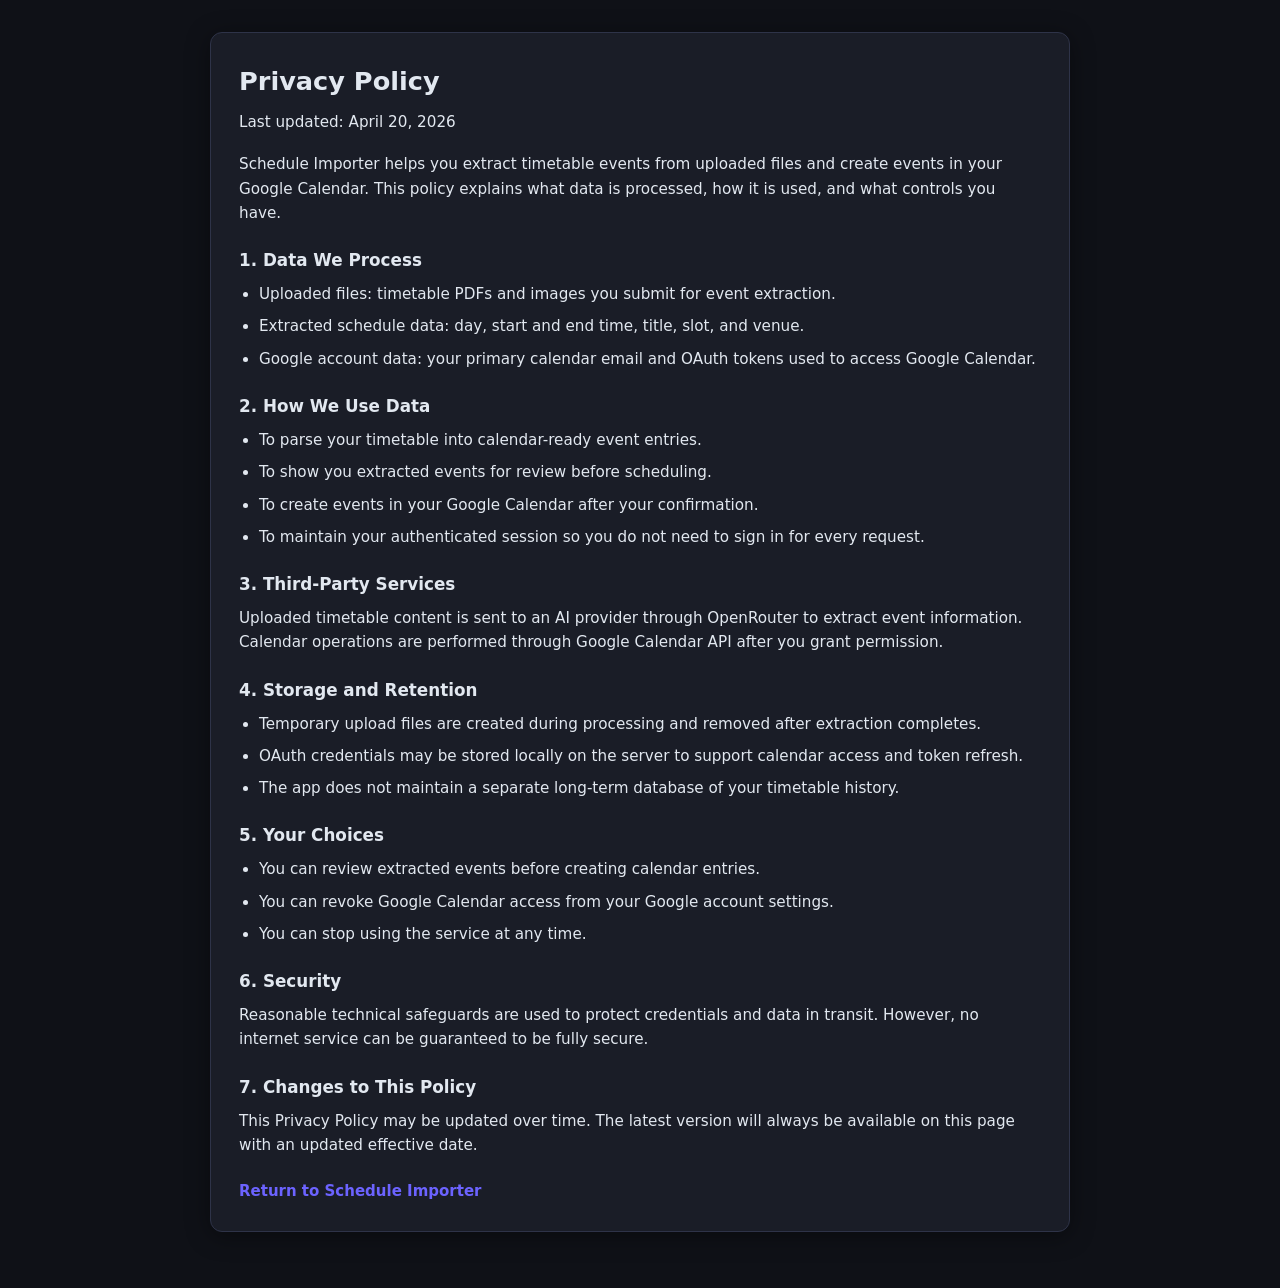
<file: static/privacy.html>
<!doctype html>
<html lang="en">
  <head>
    <meta charset="UTF-8" />
    <meta name="viewport" content="width=device-width, initial-scale=1.0" />
    <title>Privacy Policy | Schedule Importer</title>
    <link rel="stylesheet" href="/static/style.css" />
    <style>
      .legal-wrap {
        max-width: 900px;
        margin: 0 auto;
        padding: 32px 20px 56px;
      }

      .legal-card {
        background: var(--surface);
        border: 1px solid var(--border);
        border-radius: var(--radius);
        box-shadow: var(--shadow);
        padding: 28px;
      }

      .legal-card h1 {
        font-size: 1.6rem;
        margin-bottom: 8px;
      }

      .legal-meta {
        color: var(--text-muted);
        margin-bottom: 18px;
        font-size: 0.92rem;
      }

      .legal-card h2 {
        margin-top: 22px;
        margin-bottom: 8px;
        font-size: 1.05rem;
      }

      .legal-card p,
      .legal-card li {
        color: var(--text);
        font-size: 0.95rem;
      }

      .legal-card ul {
        padding-left: 20px;
      }

      .legal-card li + li,
      .legal-card p + p {
        margin-top: 8px;
      }

      .back-link {
        display: inline-flex;
        margin-top: 22px;
        text-decoration: none;
        font-weight: 600;
        color: var(--primary);
      }

      .back-link:hover {
        color: var(--primary-h);
      }

      @media (max-width: 520px) {
        .legal-card {
          padding: 20px 16px;
        }
      }
    </style>
  </head>
  <body>
    <main class="legal-wrap">
      <section class="legal-card">
        <h1>Privacy Policy</h1>
        <p class="legal-meta">Last updated: April 20, 2026</p>

        <p>
          Schedule Importer helps you extract timetable events from uploaded
          files and create events in your Google Calendar. This policy explains
          what data is processed, how it is used, and what controls you have.
        </p>

        <h2>1. Data We Process</h2>
        <ul>
          <li>
            Uploaded files: timetable PDFs and images you submit for event
            extraction.
          </li>
          <li>
            Extracted schedule data: day, start and end time, title, slot, and
            venue.
          </li>
          <li>
            Google account data: your primary calendar email and OAuth tokens
            used to access Google Calendar.
          </li>
        </ul>

        <h2>2. How We Use Data</h2>
        <ul>
          <li>To parse your timetable into calendar-ready event entries.</li>
          <li>To show you extracted events for review before scheduling.</li>
          <li>
            To create events in your Google Calendar after your confirmation.
          </li>
          <li>
            To maintain your authenticated session so you do not need to sign in
            for every request.
          </li>
        </ul>

        <h2>3. Third-Party Services</h2>
        <p>
          Uploaded timetable content is sent to an AI provider through
          OpenRouter to extract event information. Calendar operations are
          performed through Google Calendar API after you grant permission.
        </p>

        <h2>4. Storage and Retention</h2>
        <ul>
          <li>
            Temporary upload files are created during processing and removed
            after extraction completes.
          </li>
          <li>
            OAuth credentials may be stored locally on the server to support
            calendar access and token refresh.
          </li>
          <li>
            The app does not maintain a separate long-term database of your
            timetable history.
          </li>
        </ul>

        <h2>5. Your Choices</h2>
        <ul>
          <li>
            You can review extracted events before creating calendar entries.
          </li>
          <li>
            You can revoke Google Calendar access from your Google account
            settings.
          </li>
          <li>You can stop using the service at any time.</li>
        </ul>

        <h2>6. Security</h2>
        <p>
          Reasonable technical safeguards are used to protect credentials and
          data in transit. However, no internet service can be guaranteed to be
          fully secure.
        </p>

        <h2>7. Changes to This Policy</h2>
        <p>
          This Privacy Policy may be updated over time. The latest version will
          always be available on this page with an updated effective date.
        </p>

        <a class="back-link" href="/">Return to Schedule Importer</a>
      </section>
    </main>
  </body>
</html>
</file>
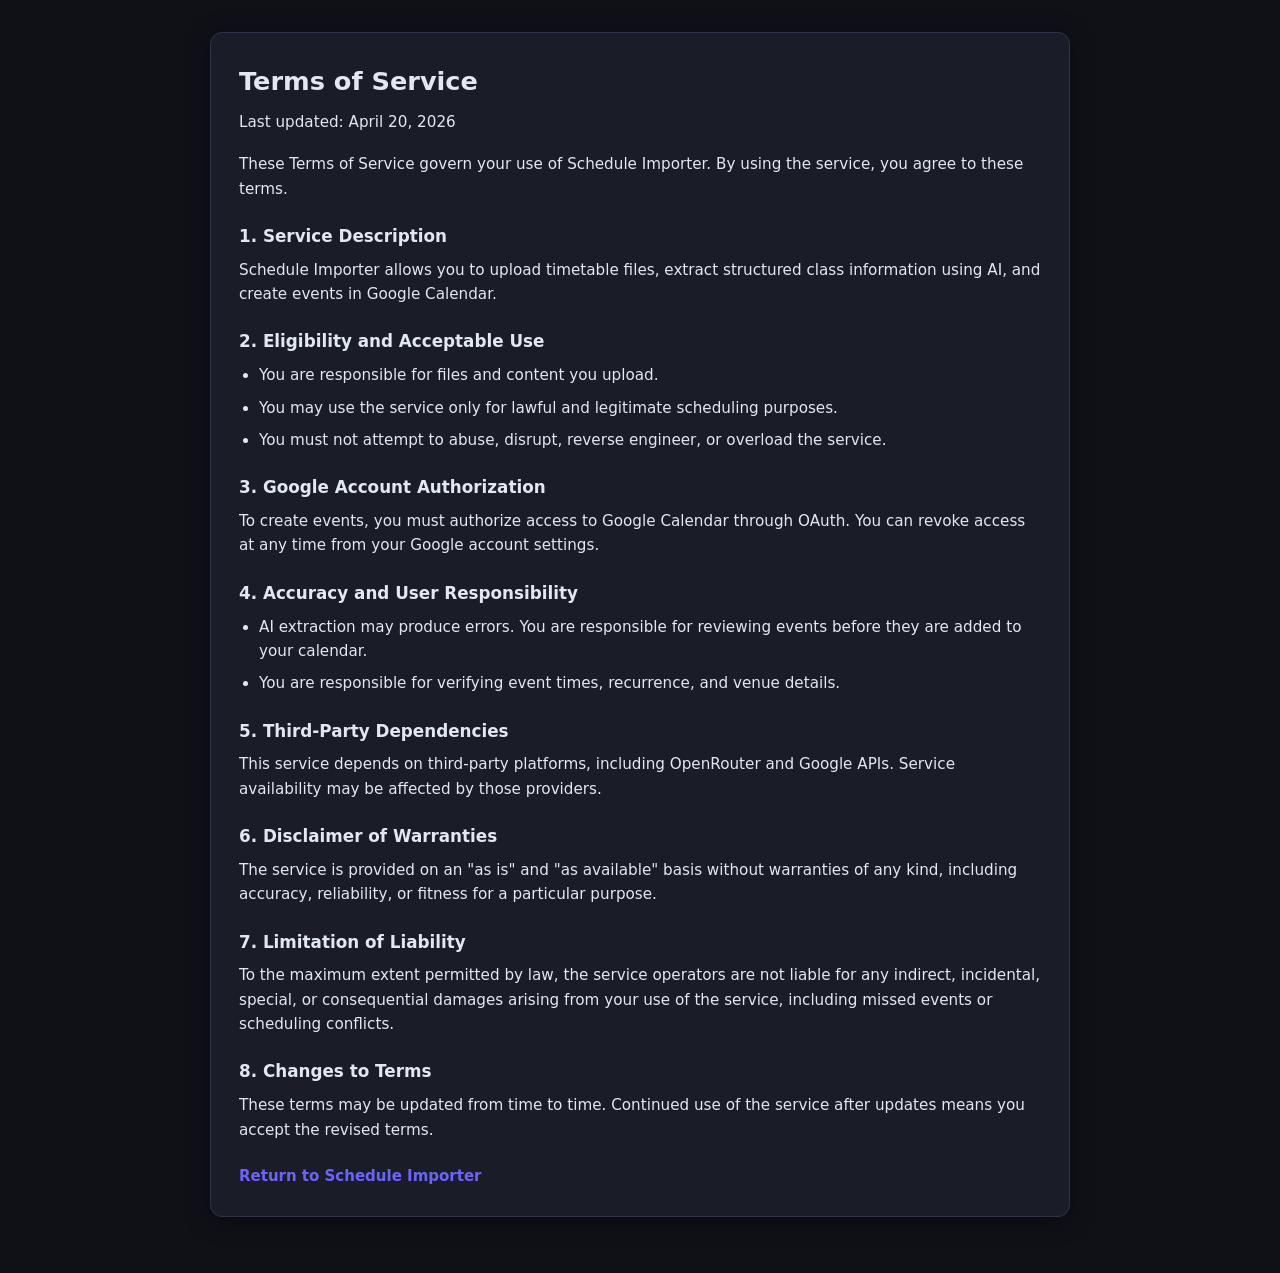
<file: static/terms.html>
<!doctype html>
<html lang="en">
  <head>
    <meta charset="UTF-8" />
    <meta name="viewport" content="width=device-width, initial-scale=1.0" />
    <title>Terms of Service | Schedule Importer</title>
    <link rel="stylesheet" href="/static/style.css" />
    <style>
      .legal-wrap {
        max-width: 900px;
        margin: 0 auto;
        padding: 32px 20px 56px;
      }

      .legal-card {
        background: var(--surface);
        border: 1px solid var(--border);
        border-radius: var(--radius);
        box-shadow: var(--shadow);
        padding: 28px;
      }

      .legal-card h1 {
        font-size: 1.6rem;
        margin-bottom: 8px;
      }

      .legal-meta {
        color: var(--text-muted);
        margin-bottom: 18px;
        font-size: 0.92rem;
      }

      .legal-card h2 {
        margin-top: 22px;
        margin-bottom: 8px;
        font-size: 1.05rem;
      }

      .legal-card p,
      .legal-card li {
        color: var(--text);
        font-size: 0.95rem;
      }

      .legal-card ul {
        padding-left: 20px;
      }

      .legal-card li + li,
      .legal-card p + p {
        margin-top: 8px;
      }

      .back-link {
        display: inline-flex;
        margin-top: 22px;
        text-decoration: none;
        font-weight: 600;
        color: var(--primary);
      }

      .back-link:hover {
        color: var(--primary-h);
      }

      @media (max-width: 520px) {
        .legal-card {
          padding: 20px 16px;
        }
      }
    </style>
  </head>
  <body>
    <main class="legal-wrap">
      <section class="legal-card">
        <h1>Terms of Service</h1>
        <p class="legal-meta">Last updated: April 20, 2026</p>

        <p>
          These Terms of Service govern your use of Schedule Importer. By using
          the service, you agree to these terms.
        </p>

        <h2>1. Service Description</h2>
        <p>
          Schedule Importer allows you to upload timetable files, extract
          structured class information using AI, and create events in Google
          Calendar.
        </p>

        <h2>2. Eligibility and Acceptable Use</h2>
        <ul>
          <li>You are responsible for files and content you upload.</li>
          <li>
            You may use the service only for lawful and legitimate scheduling
            purposes.
          </li>
          <li>
            You must not attempt to abuse, disrupt, reverse engineer, or
            overload the service.
          </li>
        </ul>

        <h2>3. Google Account Authorization</h2>
        <p>
          To create events, you must authorize access to Google Calendar through
          OAuth. You can revoke access at any time from your Google account
          settings.
        </p>

        <h2>4. Accuracy and User Responsibility</h2>
        <ul>
          <li>
            AI extraction may produce errors. You are responsible for reviewing
            events before they are added to your calendar.
          </li>
          <li>
            You are responsible for verifying event times, recurrence, and venue
            details.
          </li>
        </ul>

        <h2>5. Third-Party Dependencies</h2>
        <p>
          This service depends on third-party platforms, including OpenRouter
          and Google APIs. Service availability may be affected by those
          providers.
        </p>

        <h2>6. Disclaimer of Warranties</h2>
        <p>
          The service is provided on an "as is" and "as available" basis without
          warranties of any kind, including accuracy, reliability, or fitness
          for a particular purpose.
        </p>

        <h2>7. Limitation of Liability</h2>
        <p>
          To the maximum extent permitted by law, the service operators are not
          liable for any indirect, incidental, special, or consequential damages
          arising from your use of the service, including missed events or
          scheduling conflicts.
        </p>

        <h2>8. Changes to Terms</h2>
        <p>
          These terms may be updated from time to time. Continued use of the
          service after updates means you accept the revised terms.
        </p>

        <a class="back-link" href="/">Return to Schedule Importer</a>
      </section>
    </main>
  </body>
</html>
</file>
<file: static/style.css>
/* ── Reset & tokens ──────────────────────────────────────── */
*,
*::before,
*::after {
  box-sizing: border-box;
  margin: 0;
  padding: 0;
}

:root {
  --bg: #0f1117;
  --surface: #1a1d27;
  --surface-2: #22263a;
  --border: #2e3348;
  --text: #e2e8f0;
  --text-muted: #8892a4;
  --primary: #6c63ff;
  --primary-h: #7c74ff;
  --success: #22c55e;
  --success-h: #16a34a;
  --danger: #ef4444;
  --radius: 12px;
  --radius-sm: 8px;
  --shadow: 0 4px 24px rgba(0, 0, 0, 0.4);
  --transition: 0.18s ease;
}

body {
  background: var(--bg);
  color: var(--text);
  font-family: "Inter", "Segoe UI", system-ui, sans-serif;
  font-size: 15px;
  line-height: 1.6;
  min-height: 100vh;
}

/* ── Layout ──────────────────────────────────────────────── */
.app {
  max-width: 900px;
  margin: 0 auto;
  padding: 0 20px 60px;
}

/* ── Header ──────────────────────────────────────────────── */
header {
  display: flex;
  align-items: center;
  justify-content: space-between;
  flex-wrap: wrap;
  gap: 12px;
  padding: 24px 0 28px;
  border-bottom: 1px solid var(--border);
  margin-bottom: 36px;
}

.logo {
  display: flex;
  align-items: center;
  gap: 10px;
  font-size: 1.2rem;
  font-weight: 700;
  color: var(--text);
}
.logo svg {
  width: 26px;
  height: 26px;
  color: var(--primary);
}

.auth-bar {
  display: flex;
  align-items: center;
  gap: 10px;
}

/* ── Badges ──────────────────────────────────────────────── */
.badge {
  display: inline-block;
  padding: 3px 10px;
  border-radius: 999px;
  font-size: 0.78rem;
  font-weight: 600;
  letter-spacing: 0.02em;
}
.badge--off {
  background: rgba(239, 68, 68, 0.15);
  color: var(--danger);
}
.badge--on {
  background: rgba(34, 197, 94, 0.15);
  color: var(--success);
}
.badge--count {
  background: var(--primary);
  color: #fff;
  font-size: 0.8rem;
  margin-left: 8px;
}

/* ── Cards ───────────────────────────────────────────────── */
.card {
  background: var(--surface);
  border: 1px solid var(--border);
  border-radius: var(--radius);
  padding: 28px 28px 24px;
  box-shadow: var(--shadow);
  margin-bottom: 28px;
}
.card h2 {
  font-size: 1.05rem;
  font-weight: 700;
  margin-bottom: 4px;
}
.subtitle {
  color: var(--text-muted);
  font-size: 0.85rem;
  margin-bottom: 22px;
}

/* ── Dropzone ────────────────────────────────────────────── */
.dropzone {
  display: flex;
  flex-direction: column;
  align-items: center;
  justify-content: center;
  gap: 10px;
  border: 2px dashed var(--border);
  border-radius: var(--radius-sm);
  padding: 48px 24px;
  cursor: pointer;
  text-align: center;
  transition:
    border-color var(--transition),
    background var(--transition);
}
.dropzone:hover,
.dropzone.drag-over {
  border-color: var(--primary);
  background: rgba(108, 99, 255, 0.06);
}
.dropzone svg {
  width: 40px;
  height: 40px;
  color: var(--text-muted);
}
.dropzone span {
  color: var(--text-muted);
  font-size: 0.9rem;
}
.dropzone.has-file {
  border-color: var(--primary);
  background: rgba(108, 99, 255, 0.08);
}
.dropzone.has-file span {
  color: var(--text);
}

/* ── Buttons ─────────────────────────────────────────────── */
.actions {
  display: flex;
  gap: 12px;
  margin-top: 22px;
  flex-wrap: wrap;
}

.btn {
  display: inline-flex;
  align-items: center;
  gap: 7px;
  padding: 9px 20px;
  border: none;
  border-radius: var(--radius-sm);
  font-size: 0.88rem;
  font-weight: 600;
  cursor: pointer;
  transition:
    background var(--transition),
    opacity var(--transition),
    transform var(--transition);
}
.btn:active {
  transform: scale(0.97);
}
.btn:disabled {
  opacity: 0.4;
  cursor: not-allowed;
}

.btn--primary {
  background: var(--primary);
  color: #fff;
}
.btn--primary:hover:not(:disabled) {
  background: var(--primary-h);
}

.btn--success {
  background: var(--success);
  color: #fff;
}
.btn--success:hover:not(:disabled) {
  background: var(--success-h);
}

.btn--outline {
  background: transparent;
  border: 1px solid var(--border);
  color: var(--text);
}
.btn--outline:hover {
  border-color: var(--primary);
  color: var(--primary);
}

.btn--connected {
  background: rgba(34, 197, 94, 0.12);
  border: 1px solid var(--success);
  color: var(--success);
  font-size: 0.82rem;
  max-width: 260px;
  overflow: hidden;
  text-overflow: ellipsis;
  white-space: nowrap;
  cursor: default;
}
.btn--connected:hover {
  background: rgba(34, 197, 94, 0.22);
}

.btn--ghost {
  background: transparent;
  color: var(--text-muted);
  border: none;
}
.btn--ghost:hover {
  color: var(--text);
}

.btn--sm {
  padding: 5px 12px;
  font-size: 0.8rem;
}

/* ── Spinner ─────────────────────────────────────────────── */
.spinner {
  display: flex;
  flex-direction: column;
  align-items: center;
  gap: 14px;
  padding: 40px;
  color: var(--text-muted);
  font-size: 0.9rem;
}
.spinner__ring {
  width: 40px;
  height: 40px;
  border: 3px solid var(--border);
  border-top-color: var(--primary);
  border-radius: 50%;
  animation: spin 0.8s linear infinite;
}
@keyframes spin {
  to {
    transform: rotate(360deg);
  }
}

/* ── Toast ───────────────────────────────────────────────── */
.toast {
  position: fixed;
  bottom: 28px;
  left: 50%;
  transform: translateX(-50%) translateY(0);
  padding: 12px 24px;
  border-radius: var(--radius-sm);
  font-size: 0.88rem;
  font-weight: 600;
  color: #fff;
  box-shadow: 0 8px 32px rgba(0, 0, 0, 0.4);
  z-index: 999;
  transition: opacity 0.3s ease;
  max-width: 90vw;
  text-align: center;
}
.toast--success {
  background: #166534;
  border: 1px solid var(--success);
}
.toast--error {
  background: #7f1d1d;
  border: 1px solid var(--danger);
}

/* ── Results table ───────────────────────────────────────── */
.results-header {
  display: flex;
  align-items: center;
  justify-content: space-between;
  margin-bottom: 18px;
}
.table-wrap {
  overflow-x: auto;
}

table {
  width: 100%;
  border-collapse: collapse;
  font-size: 0.88rem;
}
thead th {
  text-align: left;
  padding: 10px 14px;
  background: var(--surface-2);
  color: var(--text-muted);
  font-size: 0.78rem;
  font-weight: 600;
  text-transform: uppercase;
  letter-spacing: 0.06em;
  border-bottom: 1px solid var(--border);
}
thead th:first-child {
  border-radius: var(--radius-sm) 0 0 0;
}
thead th:last-child {
  border-radius: 0 var(--radius-sm) 0 0;
}

tbody tr {
  border-bottom: 1px solid var(--border);
  transition: background var(--transition);
}
tbody tr:last-child {
  border-bottom: none;
}
tbody tr:hover {
  background: var(--surface-2);
}
tbody td {
  padding: 11px 14px;
  vertical-align: middle;
}

.day-pill {
  display: inline-block;
  padding: 2px 9px;
  border-radius: 999px;
  font-size: 0.75rem;
  font-weight: 700;
  background: rgba(108, 99, 255, 0.18);
  color: #a89dff;
}

/* ── Utility ─────────────────────────────────────────────── */
.hidden {
  display: none !important;
}

/* ── Responsive ──────────────────────────────────────────── */
@media (max-width: 520px) {
  .card {
    padding: 20px 16px;
  }
  header {
    flex-direction: column;
    align-items: flex-start;
  }
  .actions {
    flex-direction: column;
  }
  .btn {
    width: 100%;
    justify-content: center;
  }
}
</file>
